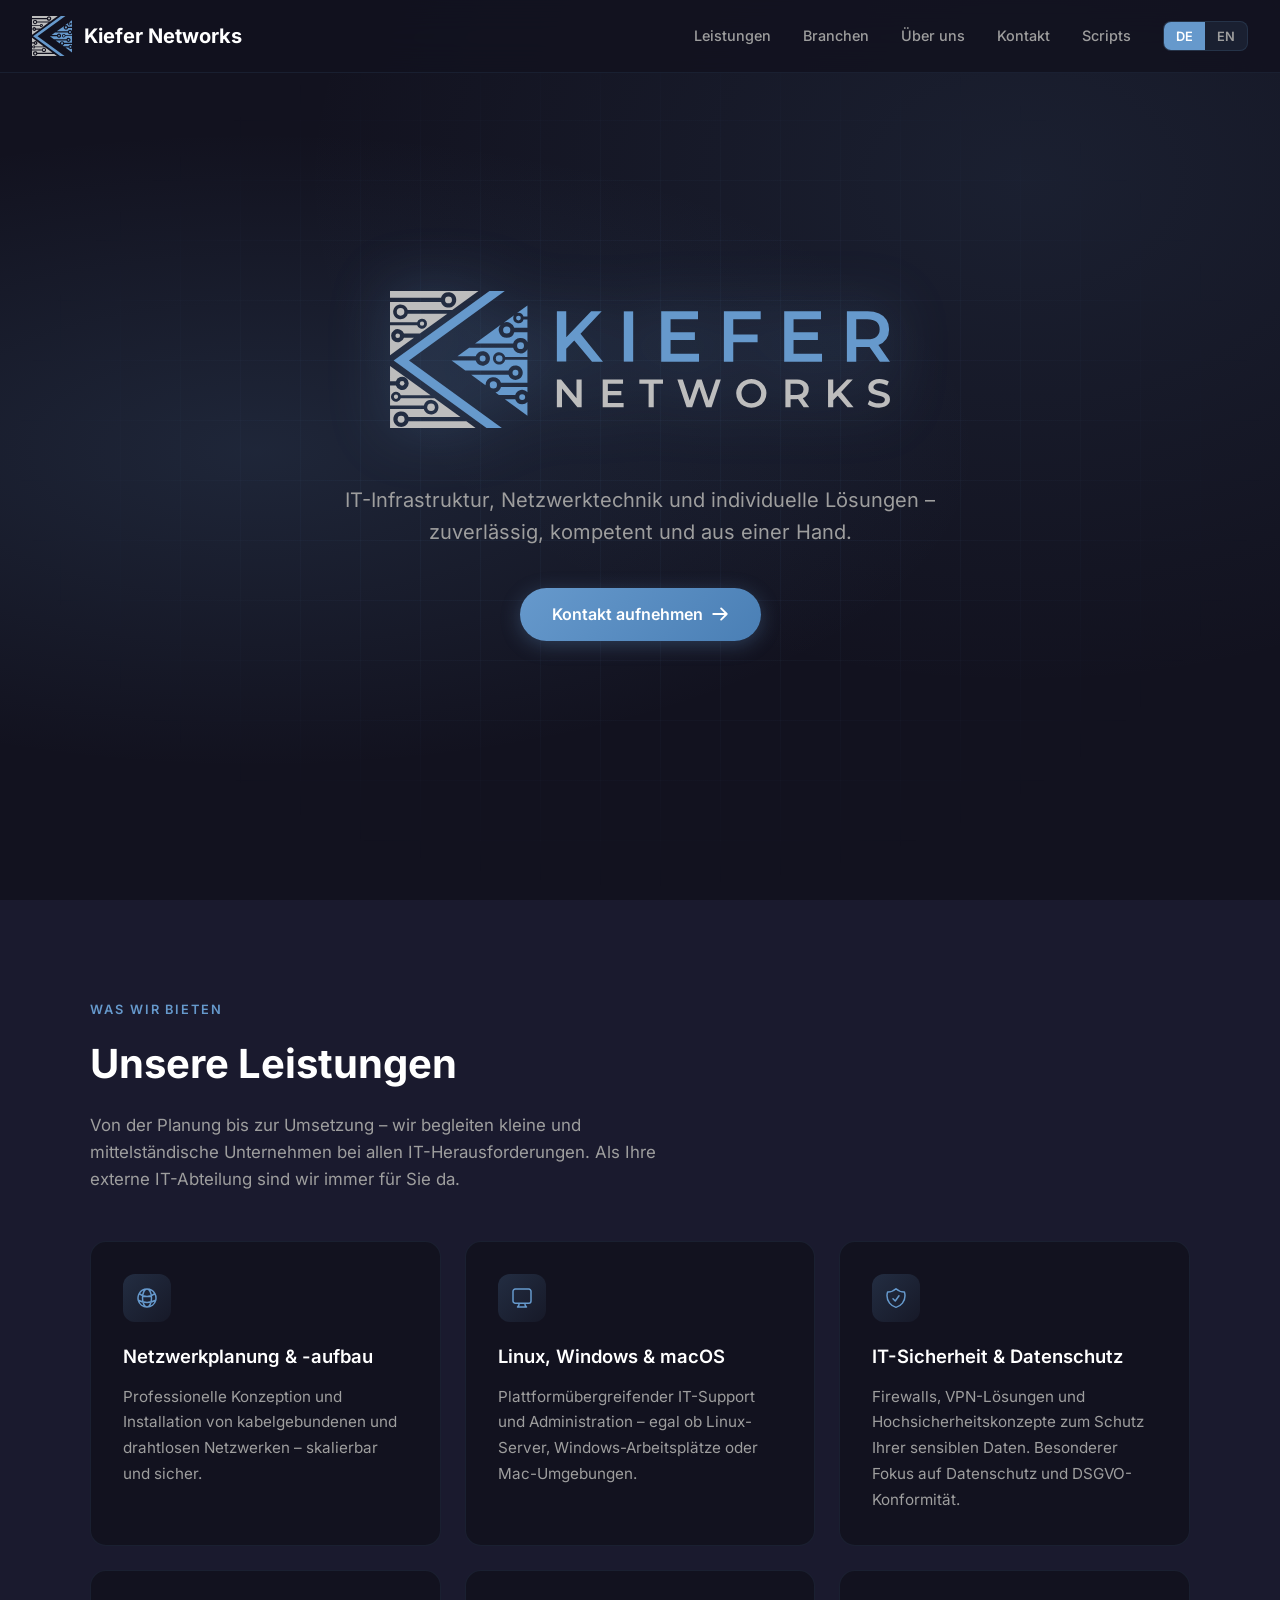
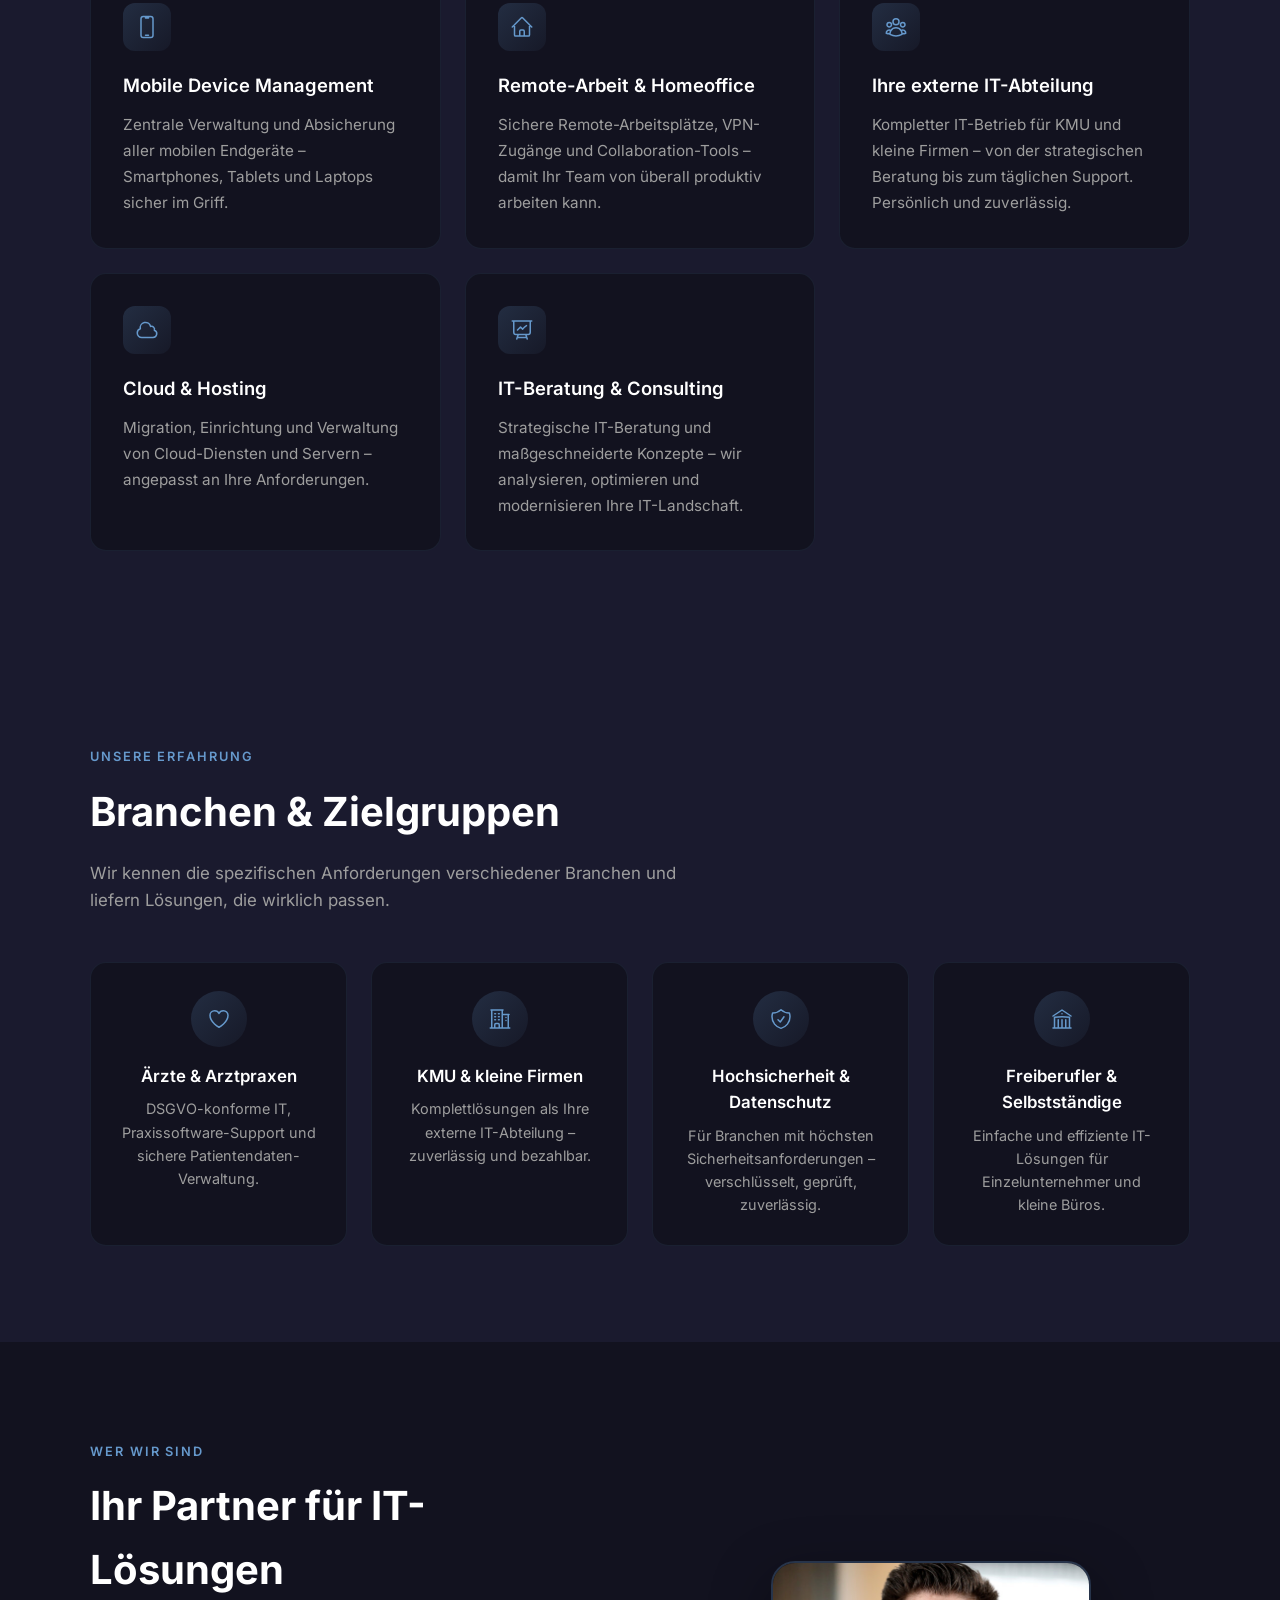
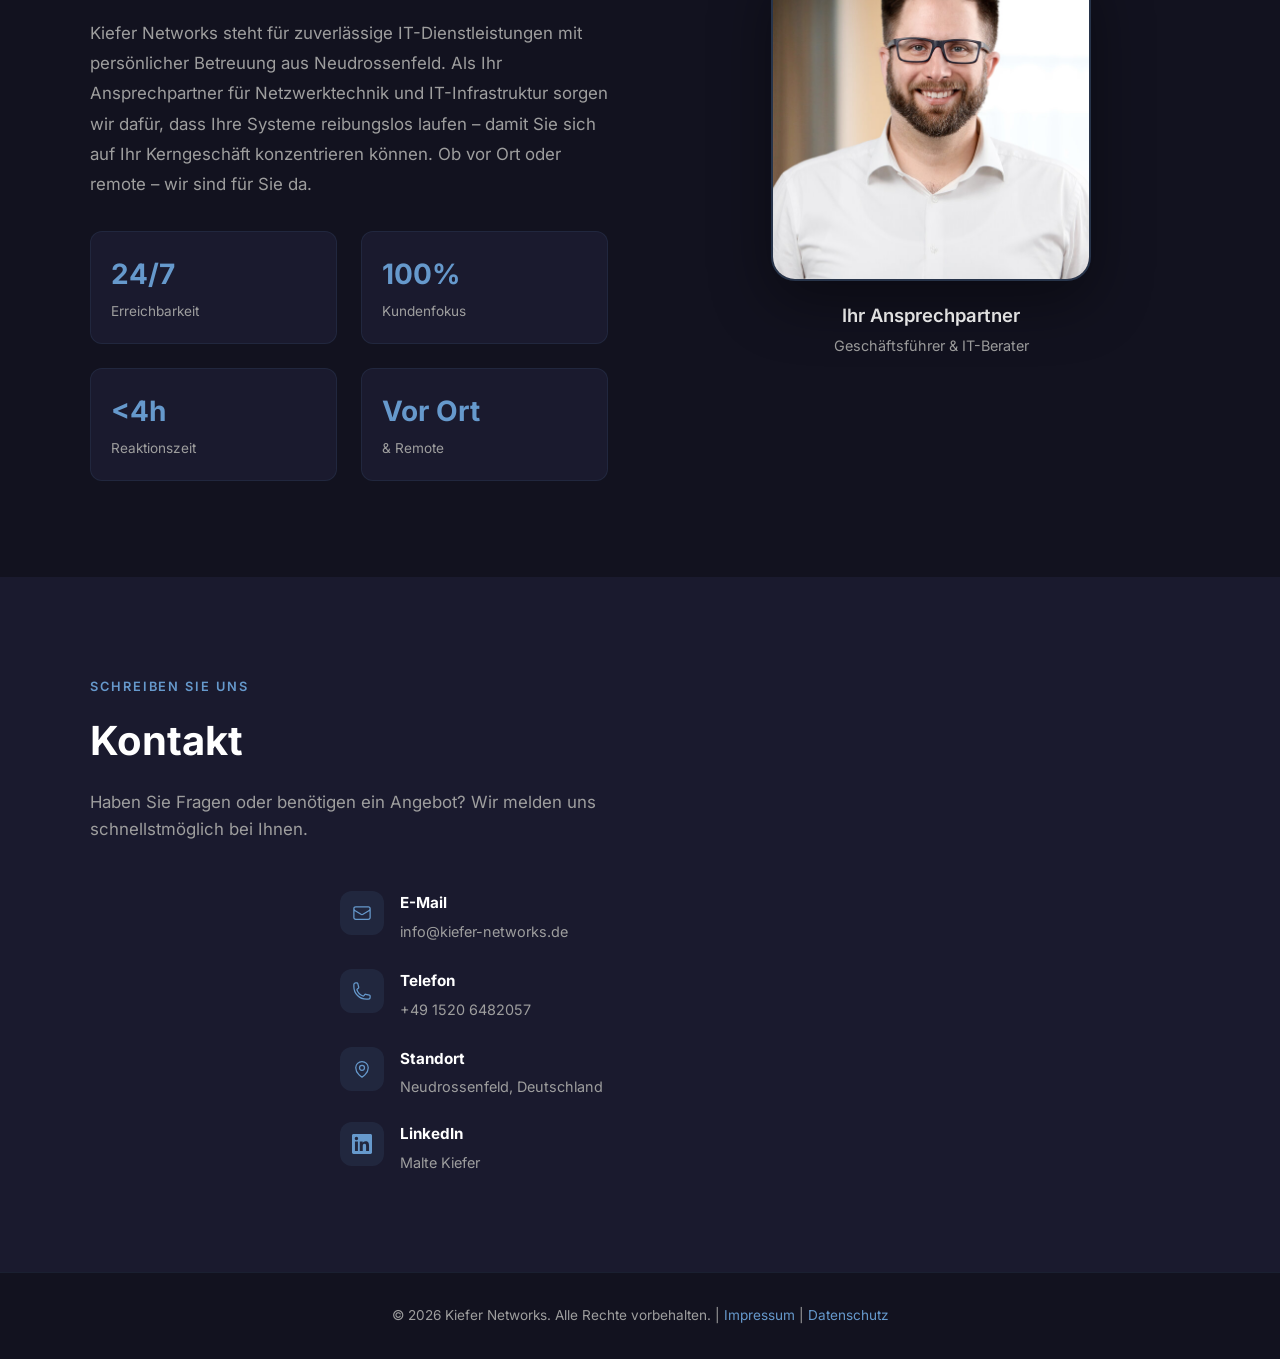
<file: index.html>
<!DOCTYPE html>
<html lang="de">
<head>
    <meta charset="UTF-8">
    <meta name="viewport" content="width=device-width, initial-scale=1.0">
    <!-- GitHub Pages cannot send response headers, so the policy has to live here -->
    <meta http-equiv="Content-Security-Policy" content="default-src 'self'; script-src 'self'; style-src 'self' 'unsafe-inline'; img-src 'self'; font-src 'self'; object-src 'none'; base-uri 'none'; form-action 'none'">
    <title>Kiefer Networks &ndash; IT-Dienstleistungen &amp; Netzwerktechnik</title>
    <meta name="description" content="Kiefer Networks &ndash; Ihr Partner für IT-Infrastruktur, Netzwerktechnik und professionelle IT-Lösungen in Neudrossenfeld und Umgebung.">
    <link rel="icon" type="image/svg+xml" href="assets/logo.svg">
    <style>
        /* ---- LOCAL FONTS ---- */
        @font-face { font-family: 'Inter'; font-style: normal; font-weight: 400; font-display: swap; src: url('assets/fonts/inter-400.ttf') format('truetype'); }
        @font-face { font-family: 'Inter'; font-style: normal; font-weight: 500; font-display: swap; src: url('assets/fonts/inter-500.ttf') format('truetype'); }
        @font-face { font-family: 'Inter'; font-style: normal; font-weight: 600; font-display: swap; src: url('assets/fonts/inter-600.ttf') format('truetype'); }
        @font-face { font-family: 'Inter'; font-style: normal; font-weight: 700; font-display: swap; src: url('assets/fonts/inter-700.ttf') format('truetype'); }

        *, *::before, *::after { margin: 0; padding: 0; box-sizing: border-box; }

        :root {
            --blue: #6699cc;
            --blue-dark: #4a7fb5;
            --blue-light: #8ab4de;
            --gray: #bdbdbd;
            --dark: #1a1a2e;
            --darker: #12121f;
            --text: #e0e0e0;
            --text-muted: #9e9e9e;
        }

        html { scroll-behavior: smooth; }

        body {
            font-family: 'Inter', -apple-system, BlinkMacSystemFont, 'Segoe UI', sans-serif;
            background: var(--darker);
            color: var(--text);
            line-height: 1.6;
            overflow-x: hidden;
        }

        /* ---- I18N: hide inactive language ---- */
        :lang(de) [data-lang-en] { display: none !important; }
        :lang(en) [data-lang-de] { display: none !important; }

        /* ---- NAV ---- */
        nav {
            position: fixed;
            top: 0; left: 0; right: 0;
            z-index: 1000;
            padding: 1rem 2rem;
            display: flex;
            align-items: center;
            justify-content: space-between;
            background: rgba(18, 18, 31, 0.85);
            backdrop-filter: blur(20px);
            border-bottom: 1px solid rgba(102, 153, 204, 0.1);
            transition: background 0.3s;
        }

        .nav-brand {
            display: flex;
            align-items: center;
            gap: 0.75rem;
            text-decoration: none;
            color: #fff;
            font-weight: 700;
            font-size: 1.25rem;
        }

        .nav-brand img { width: 40px; height: 40px; }

        .nav-right {
            display: flex;
            align-items: center;
            gap: 2rem;
        }

        .nav-links {
            display: flex;
            gap: 2rem;
            list-style: none;
        }

        .nav-links a {
            color: var(--text-muted);
            text-decoration: none;
            font-size: 0.9rem;
            font-weight: 500;
            transition: color 0.3s;
            position: relative;
        }

        .nav-links a::after {
            content: '';
            position: absolute;
            bottom: -4px; left: 0;
            width: 0; height: 2px;
            background: var(--blue);
            transition: width 0.3s;
        }

        .nav-links a:hover { color: #fff; }
        .nav-links a:hover::after { width: 100%; }

        /* Language Switcher */
        .lang-switch {
            display: flex;
            background: rgba(102, 153, 204, 0.1);
            border-radius: 8px;
            overflow: hidden;
            border: 1px solid rgba(102, 153, 204, 0.15);
        }

        .lang-btn {
            padding: 0.4rem 0.75rem;
            background: none;
            border: none;
            color: var(--text-muted);
            font-family: inherit;
            font-size: 0.8rem;
            font-weight: 600;
            cursor: pointer;
            transition: background 0.3s, color 0.3s;
        }

        .lang-btn[aria-pressed="true"] {
            background: var(--blue);
            color: #fff;
        }

        .lang-btn:hover { color: #fff; }

        .nav-toggle {
            display: none;
            flex-direction: column;
            gap: 5px;
            background: none;
            border: none;
            cursor: pointer;
        }

        .nav-toggle span {
            width: 24px; height: 2px;
            background: var(--text);
            transition: 0.3s;
        }

        /* ---- HERO ---- */
        .hero {
            min-height: 100vh;
            display: flex;
            align-items: center;
            justify-content: center;
            text-align: center;
            padding: 6rem 2rem 4rem;
            position: relative;
            overflow: hidden;
        }

        .hero-bg {
            position: absolute; inset: 0;
            background:
                radial-gradient(ellipse at 20% 50%, rgba(102, 153, 204, 0.15) 0%, transparent 50%),
                radial-gradient(ellipse at 80% 20%, rgba(102, 153, 204, 0.1) 0%, transparent 50%);
        }

        .hero-grid {
            position: absolute; inset: 0;
            background-image:
                linear-gradient(rgba(102, 153, 204, 0.05) 1px, transparent 1px),
                linear-gradient(90deg, rgba(102, 153, 204, 0.05) 1px, transparent 1px);
            background-size: 60px 60px;
            mask-image: radial-gradient(ellipse at center, black 30%, transparent 70%);
        }

        .hero-content {
            position: relative;
            z-index: 1;
            max-width: 800px;
        }

        .hero-logo-full {
            max-width: 500px;
            width: 100%;
            margin: 0 auto 2rem;
            animation: float 6s ease-in-out infinite;
            filter: drop-shadow(0 0 30px rgba(102, 153, 204, 0.4));
        }

        @keyframes float {
            0%, 100% { transform: translateY(0); }
            50% { transform: translateY(-10px); }
        }

        .hero p {
            font-size: 1.25rem;
            color: var(--text-muted);
            max-width: 600px;
            margin: 1rem auto 2.5rem;
        }

        .hero-cta {
            display: inline-flex;
            align-items: center;
            gap: 0.5rem;
            padding: 0.875rem 2rem;
            background: linear-gradient(135deg, var(--blue), var(--blue-dark));
            color: #fff;
            text-decoration: none;
            border-radius: 50px;
            font-weight: 600;
            font-size: 1rem;
            transition: transform 0.3s, box-shadow 0.3s;
            box-shadow: 0 4px 20px rgba(102, 153, 204, 0.3);
        }

        .hero-cta:hover {
            transform: translateY(-2px);
            box-shadow: 0 8px 30px rgba(102, 153, 204, 0.5);
        }

        .hero-cta svg { width: 18px; height: 18px; transition: transform 0.3s; }
        .hero-cta:hover svg { transform: translateX(4px); }

        /* ---- SECTIONS ---- */
        section { padding: 6rem 2rem; }
        .container { max-width: 1100px; margin: 0 auto; }

        .section-label {
            display: inline-block;
            color: var(--blue);
            font-size: 0.8rem;
            font-weight: 600;
            text-transform: uppercase;
            letter-spacing: 0.15em;
            margin-bottom: 0.75rem;
        }

        .section-title {
            font-size: clamp(1.75rem, 4vw, 2.5rem);
            font-weight: 700;
            color: #fff;
            margin-bottom: 1rem;
        }

        .section-desc {
            color: var(--text-muted);
            max-width: 600px;
            font-size: 1.05rem;
            margin-bottom: 3rem;
        }

        /* ---- SERVICES ---- */
        #leistungen { background: var(--dark); }

        .services-grid {
            display: grid;
            grid-template-columns: repeat(auto-fit, minmax(300px, 1fr));
            gap: 1.5rem;
        }

        .service-card {
            padding: 2rem;
            border-radius: 16px;
            background: var(--darker);
            border: 1px solid rgba(102, 153, 204, 0.1);
            transition: transform 0.3s, border-color 0.3s, box-shadow 0.3s;
        }

        .service-card:hover {
            transform: translateY(-4px);
            border-color: rgba(102, 153, 204, 0.3);
            box-shadow: 0 10px 40px rgba(0, 0, 0, 0.3);
        }

        .service-icon {
            width: 48px; height: 48px;
            border-radius: 12px;
            background: linear-gradient(135deg, rgba(102, 153, 204, 0.2), rgba(102, 153, 204, 0.05));
            display: flex;
            align-items: center;
            justify-content: center;
            margin-bottom: 1.25rem;
            color: var(--blue);
        }

        .service-card h3 {
            color: #fff;
            font-size: 1.15rem;
            font-weight: 600;
            margin-bottom: 0.75rem;
        }

        .service-card p {
            color: var(--text-muted);
            font-size: 0.95rem;
            line-height: 1.7;
        }

        /* ---- ABOUT ---- */
        .about-content {
            display: grid;
            grid-template-columns: 1fr 1fr;
            gap: 4rem;
            align-items: center;
        }

        .about-text {
            color: var(--text-muted);
            font-size: 1.05rem;
            line-height: 1.8;
        }

        .about-stats {
            display: grid;
            grid-template-columns: repeat(2, minmax(0, 1fr));
            gap: 1.5rem;
            margin-top: 2rem;
            hyphens: auto;
        }

        .stat {
            padding: 1.25rem;
            border-radius: 12px;
            background: var(--dark);
            border: 1px solid rgba(102, 153, 204, 0.1);
        }

        .stat-number { font-size: 1.75rem; font-weight: 700; color: var(--blue); }
        .stat-label { font-size: 0.85rem; color: var(--text-muted); margin-top: 0.25rem; }

        .about-visual {
            display: flex;
            flex-direction: column;
            align-items: center;
            justify-content: center;
        }

        .about-portrait {
            width: 320px; height: 320px;
            border-radius: 24px;
            overflow: hidden;
            border: 2px solid rgba(102, 153, 204, 0.25);
            position: relative;
            box-shadow: 0 20px 60px rgba(0, 0, 0, 0.4);
        }

        .about-portrait img {
            width: 100%;
            height: 100%;
            object-fit: cover;
            object-position: center top;
        }

        .about-name {
            text-align: center;
            margin-top: 1.25rem;
        }

        .about-name h3 {
            color: #fff;
            font-size: 1.15rem;
            font-weight: 600;
        }

        .about-name p {
            color: var(--text-muted);
            font-size: 0.9rem;
            margin-top: 0.2rem;
        }

        /* ---- BRANCHEN / INDUSTRIES ---- */
        #branchen { background: var(--dark); }

        .branchen-grid {
            display: grid;
            grid-template-columns: repeat(auto-fit, minmax(240px, 1fr));
            gap: 1.5rem;
        }

        .branche-card {
            padding: 1.75rem;
            border-radius: 16px;
            background: var(--darker);
            border: 1px solid rgba(102, 153, 204, 0.1);
            text-align: center;
            transition: transform 0.3s, border-color 0.3s;
        }

        .branche-card:hover {
            transform: translateY(-4px);
            border-color: rgba(102, 153, 204, 0.3);
        }

        .branche-icon {
            width: 56px; height: 56px;
            border-radius: 50%;
            background: linear-gradient(135deg, rgba(102, 153, 204, 0.2), rgba(102, 153, 204, 0.05));
            display: flex;
            align-items: center;
            justify-content: center;
            margin: 0 auto 1rem;
            color: var(--blue);
        }

        .branche-card h3 {
            color: #fff;
            font-size: 1.05rem;
            font-weight: 600;
            margin-bottom: 0.5rem;
        }

        .branche-card p {
            color: var(--text-muted);
            font-size: 0.9rem;
        }

        /* ---- CONTACT ---- */
        #kontakt { background: var(--dark); }

        .contact-info {
            max-width: 600px;
            margin: 0 auto;
            display: flex;
            flex-direction: column;
            gap: 1.5rem;
        }

        .contact-item {
            display: flex;
            align-items: flex-start;
            gap: 1rem;
        }

        .contact-item-icon {
            width: 44px; height: 44px;
            border-radius: 12px;
            background: rgba(102, 153, 204, 0.1);
            display: flex;
            align-items: center;
            justify-content: center;
            color: var(--blue);
            flex-shrink: 0;
        }

        .contact-item h4 { color: #fff; font-size: 0.95rem; margin-bottom: 0.25rem; }

        .contact-item p,
        .contact-item a {
            color: var(--text-muted);
            font-size: 0.9rem;
            text-decoration: none;
            transition: color 0.3s;
        }

        .contact-item a:hover { color: var(--blue); }

        /* ---- FOOTER ---- */
        footer {
            padding: 2rem;
            text-align: center;
            border-top: 1px solid rgba(102, 153, 204, 0.1);
        }

        footer p { color: var(--text-muted); font-size: 0.85rem; }
        footer a { color: var(--blue); text-decoration: none; }

        /* ---- MODAL / DIALOG ---- */
        body:has(.modal[open]) { overflow: hidden; }

        .modal {
            background: var(--dark);
            color: var(--text);
            border: 1px solid rgba(102, 153, 204, 0.15);
            border-radius: 16px;
            width: min(800px, calc(100% - 4rem));
            max-height: 85vh;
            margin: auto;
            overflow-y: auto;
            padding: 2.5rem;
            box-shadow: 0 25px 80px rgba(0, 0, 0, 0.5);
        }

        .modal::backdrop {
            background: rgba(0, 0, 0, 0.7);
            backdrop-filter: blur(6px);
        }

        .modal-close {
            position: sticky;
            top: 0;
            float: right;
            background: rgba(102, 153, 204, 0.1);
            border: 1px solid rgba(102, 153, 204, 0.2);
            color: var(--text);
            width: 36px; height: 36px;
            border-radius: 10px;
            font-size: 1.25rem;
            cursor: pointer;
            display: flex;
            align-items: center;
            justify-content: center;
            transition: background 0.3s;
            z-index: 1;
        }

        .modal-close:hover { background: rgba(102, 153, 204, 0.25); }

        .sr-only {
            position: absolute;
            width: 1px; height: 1px;
            overflow: hidden;
            clip-path: inset(50%);
            white-space: nowrap;
        }

        .modal h2 {
            color: #fff;
            font-size: 1.5rem;
            font-weight: 700;
            margin-bottom: 1.5rem;
            padding-right: 2.5rem;
            hyphens: auto;
        }

        .modal h3 {
            color: var(--blue);
            font-size: 1.05rem;
            font-weight: 600;
            margin-top: 1.75rem;
            margin-bottom: 0.5rem;
        }

        .modal p, .modal li {
            color: var(--text-muted);
            font-size: 0.92rem;
            line-height: 1.75;
            margin-bottom: 0.5rem;
        }

        .modal ul {
            list-style: disc;
            padding-left: 1.25rem;
            margin-bottom: 0.75rem;
        }

        .modal a {
            color: var(--blue);
            text-decoration: none;
        }

        .modal a:hover { text-decoration: underline; }

        .modal-divider {
            border: none;
            border-top: 1px solid rgba(102, 153, 204, 0.1);
            margin: 1.5rem 0;
        }

        @media (max-width: 768px) {
            .modal { padding: 1.5rem; max-height: 90vh; }
        }

        /* ---- ANIMATIONS ---- */
        /* translate (not transform) so the cards' :hover transform still applies;
           the card transitions are repeated here because this later rule replaces them */
        .reveal {
            opacity: 0;
            translate: 0 30px;
            transition: opacity 0.8s ease, translate 0.8s ease, transform 0.3s, border-color 0.3s, box-shadow 0.3s;
        }

        .reveal.visible { opacity: 1; translate: none; }

        @media (prefers-reduced-motion: reduce) {
            html { scroll-behavior: auto; }
            .hero-logo-full { animation: none; }
            .reveal { transition: none; }
        }

        /* ---- RESPONSIVE ---- */
        @media (max-width: 768px) {
            .nav-right {
                flex-direction: column;
                align-items: flex-end;
                gap: 0.5rem;
            }

            .nav-links {
                display: none;
                position: absolute;
                top: 100%; left: 0; right: 0;
                flex-direction: column;
                background: rgba(18, 18, 31, 0.95);
                backdrop-filter: blur(20px);
                padding: 1.5rem 2rem;
                gap: 1.25rem;
                border-bottom: 1px solid rgba(102, 153, 204, 0.1);
            }

            .nav-links.open { display: flex; }
            .nav-toggle { display: flex; }

            .about-content { grid-template-columns: 1fr; gap: 2rem; }
            .about-visual { order: -1; }
            .about-portrait { width: 240px; height: 240px; }
            .services-grid { grid-template-columns: 1fr; }
            .branchen-grid { grid-template-columns: 1fr 1fr; }
        }

        @media (max-width: 480px) {
            .branchen-grid { grid-template-columns: 1fr; }
        }
    </style>
    <!-- Without JS nothing reveals content or opens dialogs: show everything inline,
         so the legally required Impressum stays reachable through the footer anchors -->
    <noscript><style>
        .reveal { opacity: 1; translate: none; }
        .modal { display: block; margin: 2rem auto; max-height: none; }
        .modal-close { display: none; }
    </style></noscript>
</head>
<body>
    <!-- ==================== NAV ==================== -->
    <nav>
        <a href="#" class="nav-brand">
            <img src="assets/logo.svg" alt="Kiefer Networks Logo">
            <span>Kiefer Networks</span>
        </a>
        <div class="nav-right">
            <ul class="nav-links" id="navLinks">
                <li>
                    <a href="#leistungen" data-lang-de>Leistungen</a>
                    <a href="#leistungen" data-lang-en>Services</a>
                </li>
                <li>
                    <a href="#branchen" data-lang-de>Branchen</a>
                    <a href="#branchen" data-lang-en>Industries</a>
                </li>
                <li>
                    <a href="#ueber" data-lang-de>&Uuml;ber uns</a>
                    <a href="#ueber" data-lang-en>About</a>
                </li>
                <li>
                    <a href="#kontakt" data-lang-de>Kontakt</a>
                    <a href="#kontakt" data-lang-en>Contact</a>
                </li>
                <li>
                    <a href="scripts.html">Scripts</a>
                </li>
            </ul>
            <div class="lang-switch">
                <button class="lang-btn" data-set-lang="de" aria-pressed="true">DE</button>
                <button class="lang-btn" data-set-lang="en" aria-pressed="false">EN</button>
            </div>
            <button class="nav-toggle" id="navToggle" aria-label="Menu" aria-controls="navLinks" aria-expanded="false">
                <span></span><span></span><span></span>
            </button>
        </div>
    </nav>

    <!-- ==================== HERO ==================== -->
    <section class="hero">
        <div class="hero-bg"></div>
        <div class="hero-grid"></div>
        <div class="hero-content">
            <img src="assets/logo-full.svg" alt="Kiefer Networks" class="hero-logo-full">
            <p data-lang-de>IT-Infrastruktur, Netzwerktechnik und individuelle L&ouml;sungen &ndash; zuverl&auml;ssig, kompetent und aus einer Hand.</p>
            <p data-lang-en>IT infrastructure, networking and tailored solutions &ndash; reliable, competent and from a single source.</p>
            <a href="#kontakt" class="hero-cta">
                <span data-lang-de>Kontakt aufnehmen</span>
                <span data-lang-en>Get in touch</span>
                <svg xmlns="http://www.w3.org/2000/svg" fill="none" viewBox="0 0 24 24" stroke="currentColor" stroke-width="2.5"><path stroke-linecap="round" stroke-linejoin="round" d="M13.5 4.5L21 12m0 0l-7.5 7.5M21 12H3"/></svg>
            </a>
        </div>
    </section>

    <!-- ==================== SERVICES ==================== -->
    <section id="leistungen">
        <div class="container">
            <span class="section-label reveal" data-lang-de>Was wir bieten</span>
            <span class="section-label reveal" data-lang-en>What we offer</span>
            <h2 class="section-title reveal" data-lang-de>Unsere Leistungen</h2>
            <h2 class="section-title reveal" data-lang-en>Our Services</h2>
            <p class="section-desc reveal" data-lang-de>Von der Planung bis zur Umsetzung &ndash; wir begleiten kleine und mittelst&auml;ndische Unternehmen bei allen IT-Herausforderungen. Als Ihre externe IT-Abteilung sind wir immer f&uuml;r Sie da.</p>
            <p class="section-desc reveal" data-lang-en>From planning to implementation &ndash; we support small and medium-sized businesses with all IT challenges. As your external IT department, we are always there for you.</p>

            <div class="services-grid">
                <!-- Card 1: Netzwerk -->
                <div class="service-card reveal">
                    <div class="service-icon">
                        <svg xmlns="http://www.w3.org/2000/svg" width="24" height="24" fill="none" viewBox="0 0 24 24" stroke="currentColor" stroke-width="1.5"><path stroke-linecap="round" stroke-linejoin="round" d="M12 21a9.004 9.004 0 008.716-6.747M12 21a9.004 9.004 0 01-8.716-6.747M12 21c2.485 0 4.5-4.03 4.5-9S14.485 3 12 3m0 18c-2.485 0-4.5-4.03-4.5-9S9.515 3 12 3m0 0a8.997 8.997 0 017.843 4.582M12 3a8.997 8.997 0 00-7.843 4.582m15.686 0A11.953 11.953 0 0112 10.5c-2.998 0-5.74-1.1-7.843-2.918m15.686 0A8.959 8.959 0 0121 12c0 .778-.099 1.533-.284 2.253m0 0A17.919 17.919 0 0112 16.5a17.92 17.92 0 01-8.716-2.247m0 0A8.966 8.966 0 013 12c0-1.264.26-2.466.727-3.559"/></svg>
                    </div>
                    <h3 data-lang-de>Netzwerkplanung &amp; -aufbau</h3>
                    <h3 data-lang-en>Network Planning &amp; Setup</h3>
                    <p data-lang-de>Professionelle Konzeption und Installation von kabelgebundenen und drahtlosen Netzwerken &ndash; skalierbar und sicher.</p>
                    <p data-lang-en>Professional design and installation of wired and wireless networks &ndash; scalable and secure.</p>
                </div>

                <!-- Card 2: Plattformen -->
                <div class="service-card reveal">
                    <div class="service-icon">
                        <svg xmlns="http://www.w3.org/2000/svg" width="24" height="24" fill="none" viewBox="0 0 24 24" stroke="currentColor" stroke-width="1.5"><path stroke-linecap="round" stroke-linejoin="round" d="M9 17.25v1.007a3 3 0 01-.879 2.122L7.5 21h9l-.621-.621A3 3 0 0115 18.257V17.25m6-12V15a2.25 2.25 0 01-2.25 2.25H5.25A2.25 2.25 0 013 15V5.25A2.25 2.25 0 015.25 3h13.5A2.25 2.25 0 0121 5.25z"/></svg>
                    </div>
                    <h3 data-lang-de>Linux, Windows &amp; macOS</h3>
                    <h3 data-lang-en>Linux, Windows &amp; macOS</h3>
                    <p data-lang-de>Plattform&uuml;bergreifender IT-Support und Administration &ndash; egal ob Linux-Server, Windows-Arbeitspl&auml;tze oder Mac-Umgebungen.</p>
                    <p data-lang-en>Cross-platform IT support and administration &ndash; whether Linux servers, Windows workstations or Mac environments.</p>
                </div>

                <!-- Card 3: IT-Sicherheit -->
                <div class="service-card reveal">
                    <div class="service-icon">
                        <svg xmlns="http://www.w3.org/2000/svg" width="24" height="24" fill="none" viewBox="0 0 24 24" stroke="currentColor" stroke-width="1.5"><path stroke-linecap="round" stroke-linejoin="round" d="M9 12.75L11.25 15 15 9.75m-3-7.036A11.959 11.959 0 013.598 6 11.99 11.99 0 003 9.749c0 5.592 3.824 10.29 9 11.623 5.176-1.332 9-6.03 9-11.622 0-1.31-.21-2.571-.598-3.751h-.152c-3.196 0-6.1-1.248-8.25-3.285z"/></svg>
                    </div>
                    <h3 data-lang-de>IT-Sicherheit &amp; Datenschutz</h3>
                    <h3 data-lang-en>IT Security &amp; Privacy</h3>
                    <p data-lang-de>Firewalls, VPN-L&ouml;sungen und Hochsicherheitskonzepte zum Schutz Ihrer sensiblen Daten. Besonderer Fokus auf Datenschutz und DSGVO-Konformit&auml;t.</p>
                    <p data-lang-en>Firewalls, VPN solutions and high-security concepts to protect your sensitive data. Special focus on privacy and GDPR compliance.</p>
                </div>

                <!-- Card 4: MDM -->
                <div class="service-card reveal">
                    <div class="service-icon">
                        <svg xmlns="http://www.w3.org/2000/svg" width="24" height="24" fill="none" viewBox="0 0 24 24" stroke="currentColor" stroke-width="1.5"><path stroke-linecap="round" stroke-linejoin="round" d="M10.5 1.5H8.25A2.25 2.25 0 006 3.75v16.5a2.25 2.25 0 002.25 2.25h7.5A2.25 2.25 0 0018 20.25V3.75a2.25 2.25 0 00-2.25-2.25H13.5m-3 0V3h3V1.5m-3 0h3m-3 18.75h3"/></svg>
                    </div>
                    <h3 data-lang-de>Mobile Device Management</h3>
                    <h3 data-lang-en>Mobile Device Management</h3>
                    <p data-lang-de>Zentrale Verwaltung und Absicherung aller mobilen Endger&auml;te &ndash; Smartphones, Tablets und Laptops sicher im Griff.</p>
                    <p data-lang-en>Central management and security for all mobile devices &ndash; smartphones, tablets and laptops under control.</p>
                </div>

                <!-- Card 5: Remote Work -->
                <div class="service-card reveal">
                    <div class="service-icon">
                        <svg xmlns="http://www.w3.org/2000/svg" width="24" height="24" fill="none" viewBox="0 0 24 24" stroke="currentColor" stroke-width="1.5"><path stroke-linecap="round" stroke-linejoin="round" d="M2.25 12l8.954-8.955c.44-.439 1.152-.439 1.591 0L21.75 12M4.5 9.75v10.125c0 .621.504 1.125 1.125 1.125H9.75v-4.875c0-.621.504-1.125 1.125-1.125h2.25c.621 0 1.125.504 1.125 1.125V21h4.125c.621 0 1.125-.504 1.125-1.125V9.75M8.25 21h8.25"/></svg>
                    </div>
                    <h3 data-lang-de>Remote-Arbeit &amp; Homeoffice</h3>
                    <h3 data-lang-en>Remote Work &amp; Home Office</h3>
                    <p data-lang-de>Sichere Remote-Arbeitspl&auml;tze, VPN-Zug&auml;nge und Collaboration-Tools &ndash; damit Ihr Team von &uuml;berall produktiv arbeiten kann.</p>
                    <p data-lang-en>Secure remote workstations, VPN access and collaboration tools &ndash; so your team can work productively from anywhere.</p>
                </div>

                <!-- Card 6: Externe IT -->
                <div class="service-card reveal">
                    <div class="service-icon">
                        <svg xmlns="http://www.w3.org/2000/svg" width="24" height="24" fill="none" viewBox="0 0 24 24" stroke="currentColor" stroke-width="1.5"><path stroke-linecap="round" stroke-linejoin="round" d="M18 18.72a9.094 9.094 0 003.741-.479 3 3 0 00-4.682-2.72m.94 3.198l.001.031c0 .225-.012.447-.037.666A11.944 11.944 0 0112 21c-2.17 0-4.207-.576-5.963-1.584A6.062 6.062 0 016 18.719m12 0a5.971 5.971 0 00-.941-3.197m0 0A5.995 5.995 0 0012 12.75a5.995 5.995 0 00-5.058 2.772m0 0a3 3 0 00-4.681 2.72 8.986 8.986 0 003.74.477m.94-3.197a5.971 5.971 0 00-.94 3.197M15 6.75a3 3 0 11-6 0 3 3 0 016 0zm6 3a2.25 2.25 0 11-4.5 0 2.25 2.25 0 014.5 0zm-13.5 0a2.25 2.25 0 11-4.5 0 2.25 2.25 0 014.5 0z"/></svg>
                    </div>
                    <h3 data-lang-de>Ihre externe IT-Abteilung</h3>
                    <h3 data-lang-en>Your External IT Department</h3>
                    <p data-lang-de>Kompletter IT-Betrieb f&uuml;r KMU und kleine Firmen &ndash; von der strategischen Beratung bis zum t&auml;glichen Support. Pers&ouml;nlich und zuverl&auml;ssig.</p>
                    <p data-lang-en>Complete IT operations for SMBs and small companies &ndash; from strategic consulting to daily support. Personal and reliable.</p>
                </div>

                <!-- Card 7: Cloud -->
                <div class="service-card reveal">
                    <div class="service-icon">
                        <svg xmlns="http://www.w3.org/2000/svg" width="24" height="24" fill="none" viewBox="0 0 24 24" stroke="currentColor" stroke-width="1.5"><path stroke-linecap="round" stroke-linejoin="round" d="M2.25 15a4.5 4.5 0 004.5 4.5H18a3.75 3.75 0 001.332-7.257 3 3 0 00-3.758-3.848 5.25 5.25 0 00-10.233 2.33A4.502 4.502 0 002.25 15z"/></svg>
                    </div>
                    <h3 data-lang-de>Cloud &amp; Hosting</h3>
                    <h3 data-lang-en>Cloud &amp; Hosting</h3>
                    <p data-lang-de>Migration, Einrichtung und Verwaltung von Cloud-Diensten und Servern &ndash; angepasst an Ihre Anforderungen.</p>
                    <p data-lang-en>Migration, setup and management of cloud services and servers &ndash; tailored to your requirements.</p>
                </div>

                <!-- Card 8: Consulting -->
                <div class="service-card reveal">
                    <div class="service-icon">
                        <svg xmlns="http://www.w3.org/2000/svg" width="24" height="24" fill="none" viewBox="0 0 24 24" stroke="currentColor" stroke-width="1.5"><path stroke-linecap="round" stroke-linejoin="round" d="M3.75 3v11.25A2.25 2.25 0 006 16.5h2.25M3.75 3h-1.5m1.5 0h16.5m0 0h1.5m-1.5 0v11.25A2.25 2.25 0 0118 16.5h-2.25m-7.5 0h7.5m-7.5 0l-1 3m8.5-3l1 3m0 0l.5 1.5m-.5-1.5h-9.5m0 0l-.5 1.5m.75-9l3-3 2.148 2.148A12.061 12.061 0 0116.5 7.605"/></svg>
                    </div>
                    <h3 data-lang-de>IT-Beratung &amp; Consulting</h3>
                    <h3 data-lang-en>IT Consulting</h3>
                    <p data-lang-de>Strategische IT-Beratung und ma&szlig;geschneiderte Konzepte &ndash; wir analysieren, optimieren und modernisieren Ihre IT-Landschaft.</p>
                    <p data-lang-en>Strategic IT consulting and tailored concepts &ndash; we analyse, optimise and modernise your IT landscape.</p>
                </div>
            </div>
        </div>
    </section>

    <!-- ==================== INDUSTRIES ==================== -->
    <section id="branchen">
        <div class="container">
            <span class="section-label reveal" data-lang-de>Unsere Erfahrung</span>
            <span class="section-label reveal" data-lang-en>Our Experience</span>
            <h2 class="section-title reveal" data-lang-de>Branchen &amp; Zielgruppen</h2>
            <h2 class="section-title reveal" data-lang-en>Industries &amp; Clients</h2>
            <p class="section-desc reveal" data-lang-de>Wir kennen die spezifischen Anforderungen verschiedener Branchen und liefern L&ouml;sungen, die wirklich passen.</p>
            <p class="section-desc reveal" data-lang-en>We understand the specific requirements of different industries and deliver solutions that truly fit.</p>

            <div class="branchen-grid">
                <div class="branche-card reveal">
                    <div class="branche-icon">
                        <svg xmlns="http://www.w3.org/2000/svg" width="24" height="24" fill="none" viewBox="0 0 24 24" stroke="currentColor" stroke-width="1.5"><path stroke-linecap="round" stroke-linejoin="round" d="M21 8.25c0-2.485-2.099-4.5-4.688-4.5-1.935 0-3.597 1.126-4.312 2.733-.715-1.607-2.377-2.733-4.313-2.733C5.1 3.75 3 5.765 3 8.25c0 7.22 9 12 9 12s9-4.78 9-12z"/></svg>
                    </div>
                    <h3 data-lang-de>&Auml;rzte &amp; Arztpraxen</h3>
                    <h3 data-lang-en>Medical Practices</h3>
                    <p data-lang-de>DSGVO-konforme IT, Praxissoftware-Support und sichere Patientendaten-Verwaltung.</p>
                    <p data-lang-en>GDPR-compliant IT, practice software support and secure patient data management.</p>
                </div>

                <div class="branche-card reveal">
                    <div class="branche-icon">
                        <svg xmlns="http://www.w3.org/2000/svg" width="24" height="24" fill="none" viewBox="0 0 24 24" stroke="currentColor" stroke-width="1.5"><path stroke-linecap="round" stroke-linejoin="round" d="M2.25 21h19.5m-18-18v18m10.5-18v18m6-13.5V21M6.75 6.75h.75m-.75 3h.75m-.75 3h.75m3-6h.75m-.75 3h.75m-.75 3h.75M6.75 21v-3.375c0-.621.504-1.125 1.125-1.125h2.25c.621 0 1.125.504 1.125 1.125V21M3 3h12m-.75 4.5H21m-3 0h.008v.008H18V7.5zm0 3h.008v.008H18v-.008zm0 3h.008v.008H18v-.008z"/></svg>
                    </div>
                    <h3 data-lang-de>KMU &amp; kleine Firmen</h3>
                    <h3 data-lang-en>SMBs &amp; Small Businesses</h3>
                    <p data-lang-de>Komplettl&ouml;sungen als Ihre externe IT-Abteilung &ndash; zuverl&auml;ssig und bezahlbar.</p>
                    <p data-lang-en>Complete solutions as your external IT department &ndash; reliable and affordable.</p>
                </div>

                <div class="branche-card reveal">
                    <div class="branche-icon">
                        <svg xmlns="http://www.w3.org/2000/svg" width="24" height="24" fill="none" viewBox="0 0 24 24" stroke="currentColor" stroke-width="1.5"><path stroke-linecap="round" stroke-linejoin="round" d="M9 12.75L11.25 15 15 9.75m-3-7.036A11.959 11.959 0 013.598 6 11.99 11.99 0 003 9.749c0 5.592 3.824 10.29 9 11.623 5.176-1.332 9-6.03 9-11.622 0-1.31-.21-2.571-.598-3.751h-.152c-3.196 0-6.1-1.248-8.25-3.285z"/></svg>
                    </div>
                    <h3 data-lang-de>Hochsicherheit &amp; Datenschutz</h3>
                    <h3 data-lang-en>High Security &amp; Privacy</h3>
                    <p data-lang-de>F&uuml;r Branchen mit h&ouml;chsten Sicherheitsanforderungen &ndash; verschl&uuml;sselt, gepr&uuml;ft, zuverl&auml;ssig.</p>
                    <p data-lang-en>For industries with the highest security requirements &ndash; encrypted, audited, reliable.</p>
                </div>

                <div class="branche-card reveal">
                    <div class="branche-icon">
                        <svg xmlns="http://www.w3.org/2000/svg" width="24" height="24" fill="none" viewBox="0 0 24 24" stroke="currentColor" stroke-width="1.5"><path stroke-linecap="round" stroke-linejoin="round" d="M12 21v-8.25M15.75 21v-8.25M8.25 21v-8.25M3 9l9-6 9 6m-1.5 12V10.332A48.36 48.36 0 0012 9.75c-2.551 0-5.056.2-7.5.582V21M3 21h18M12 6.75h.008v.008H12V6.75z"/></svg>
                    </div>
                    <h3 data-lang-de>Freiberufler &amp; Selbstst&auml;ndige</h3>
                    <h3 data-lang-en>Freelancers &amp; Self-Employed</h3>
                    <p data-lang-de>Einfache und effiziente IT-L&ouml;sungen f&uuml;r Einzelunternehmer und kleine B&uuml;ros.</p>
                    <p data-lang-en>Simple and efficient IT solutions for sole traders and small offices.</p>
                </div>
            </div>
        </div>
    </section>

    <!-- ==================== ABOUT ==================== -->
    <section id="ueber">
        <div class="container">
            <div class="about-content">
                <div>
                    <span class="section-label reveal" data-lang-de>Wer wir sind</span>
                    <span class="section-label reveal" data-lang-en>Who we are</span>
                    <h2 class="section-title reveal" data-lang-de>Ihr Partner f&uuml;r IT-L&ouml;sungen</h2>
                    <h2 class="section-title reveal" data-lang-en>Your Partner for IT Solutions</h2>
                    <p class="about-text reveal" data-lang-de>
                        Kiefer Networks steht f&uuml;r zuverl&auml;ssige IT-Dienstleistungen mit pers&ouml;nlicher Betreuung aus Neudrossenfeld. Als Ihr Ansprechpartner f&uuml;r Netzwerktechnik und IT-Infrastruktur sorgen wir daf&uuml;r, dass Ihre Systeme reibungslos laufen &ndash; damit Sie sich auf Ihr Kerngesch&auml;ft konzentrieren k&ouml;nnen. Ob vor Ort oder remote &ndash; wir sind f&uuml;r Sie da.
                    </p>
                    <p class="about-text reveal" data-lang-en>
                        Kiefer Networks stands for reliable IT services with personal support from Neudrossenfeld, Germany. As your contact for network technology and IT infrastructure, we ensure that your systems run smoothly &ndash; so you can focus on your core business. Whether on-site or remote &ndash; we are here for you.
                    </p>
                    <div class="about-stats reveal">
                        <div class="stat">
                            <div class="stat-number">24/7</div>
                            <div class="stat-label" data-lang-de>Erreichbarkeit</div>
                            <div class="stat-label" data-lang-en>Availability</div>
                        </div>
                        <div class="stat">
                            <div class="stat-number">100%</div>
                            <div class="stat-label" data-lang-de>Kundenfokus</div>
                            <div class="stat-label" data-lang-en>Client Focus</div>
                        </div>
                        <div class="stat">
                            <div class="stat-number">&lt;4h</div>
                            <div class="stat-label" data-lang-de>Reaktionszeit</div>
                            <div class="stat-label" data-lang-en>Response Time</div>
                        </div>
                        <div class="stat">
                            <div class="stat-number" data-lang-de>Vor Ort</div>
                            <div class="stat-number" data-lang-en>On-Site</div>
                            <div class="stat-label" data-lang-de>&amp; Remote</div>
                            <div class="stat-label" data-lang-en>&amp; Remote</div>
                        </div>
                    </div>
                </div>
                <div class="about-visual reveal">
                    <div class="about-portrait">
                        <img src="assets/portrait-web.jpg" alt="Inhaber Kiefer Networks">
                    </div>
                    <div class="about-name">
                        <h3 data-lang-de>Ihr Ansprechpartner</h3>
                        <h3 data-lang-en>Your Contact</h3>
                        <p data-lang-de>Gesch&auml;ftsf&uuml;hrer &amp; IT-Berater</p>
                        <p data-lang-en>Managing Director &amp; IT Consultant</p>
                    </div>
                </div>
            </div>
        </div>
    </section>

    <!-- ==================== CONTACT ==================== -->
    <section id="kontakt">
        <div class="container">
            <span class="section-label reveal" data-lang-de>Schreiben Sie uns</span>
            <span class="section-label reveal" data-lang-en>Write to us</span>
            <h2 class="section-title reveal" data-lang-de>Kontakt</h2>
            <h2 class="section-title reveal" data-lang-en>Contact</h2>
            <p class="section-desc reveal" data-lang-de>Haben Sie Fragen oder ben&ouml;tigen ein Angebot? Wir melden uns schnellstm&ouml;glich bei Ihnen.</p>
            <p class="section-desc reveal" data-lang-en>Have questions or need a quote? We will get back to you as soon as possible.</p>

            <div class="contact-info reveal">
                <div class="contact-item">
                    <div class="contact-item-icon">
                        <svg xmlns="http://www.w3.org/2000/svg" width="20" height="20" fill="none" viewBox="0 0 24 24" stroke="currentColor" stroke-width="1.5"><path stroke-linecap="round" stroke-linejoin="round" d="M21.75 6.75v10.5a2.25 2.25 0 01-2.25 2.25h-15a2.25 2.25 0 01-2.25-2.25V6.75m19.5 0A2.25 2.25 0 0019.5 4.5h-15a2.25 2.25 0 00-2.25 2.25m19.5 0v.243a2.25 2.25 0 01-1.07 1.916l-7.5 4.615a2.25 2.25 0 01-2.36 0L3.32 8.91a2.25 2.25 0 01-1.07-1.916V6.75"/></svg>
                    </div>
                    <div>
                        <h4>E-Mail</h4>
                        <a href="mailto:info@kiefer-networks.de">info@kiefer-networks.de</a>
                    </div>
                </div>
                <div class="contact-item">
                    <div class="contact-item-icon">
                        <svg xmlns="http://www.w3.org/2000/svg" width="20" height="20" fill="none" viewBox="0 0 24 24" stroke="currentColor" stroke-width="1.5"><path stroke-linecap="round" stroke-linejoin="round" d="M2.25 6.75c0 8.284 6.716 15 15 15h2.25a2.25 2.25 0 002.25-2.25v-1.372c0-.516-.351-.966-.852-1.091l-4.423-1.106c-.44-.11-.902.055-1.173.417l-.97 1.293c-.282.376-.769.542-1.21.38a12.035 12.035 0 01-7.143-7.143c-.162-.441.004-.928.38-1.21l1.293-.97c.363-.271.527-.734.417-1.173L6.963 3.102a1.125 1.125 0 00-1.091-.852H4.5A2.25 2.25 0 002.25 4.5v2.25z"/></svg>
                    </div>
                    <div>
                        <h4 data-lang-de>Telefon</h4>
                        <h4 data-lang-en>Phone</h4>
                        <a href="tel:+4915206482057">+49 1520 6482057</a>
                    </div>
                </div>
                <div class="contact-item">
                    <div class="contact-item-icon">
                        <svg xmlns="http://www.w3.org/2000/svg" width="20" height="20" fill="none" viewBox="0 0 24 24" stroke="currentColor" stroke-width="1.5"><path stroke-linecap="round" stroke-linejoin="round" d="M15 10.5a3 3 0 11-6 0 3 3 0 016 0z"/><path stroke-linecap="round" stroke-linejoin="round" d="M19.5 10.5c0 7.142-7.5 11.25-7.5 11.25S4.5 17.642 4.5 10.5a7.5 7.5 0 1115 0z"/></svg>
                    </div>
                    <div>
                        <h4 data-lang-de>Standort</h4>
                        <h4 data-lang-en>Location</h4>
                        <p data-lang-de>Neudrossenfeld, Deutschland</p>
                        <p data-lang-en>Neudrossenfeld, Germany</p>
                    </div>
                </div>
                <div class="contact-item">
                    <div class="contact-item-icon">
                        <svg xmlns="http://www.w3.org/2000/svg" width="20" height="20" fill="currentColor" viewBox="0 0 24 24"><path d="M20.447 20.452h-3.554v-5.569c0-1.328-.027-3.037-1.852-3.037-1.853 0-2.136 1.445-2.136 2.939v5.667H9.351V9h3.414v1.561h.046c.477-.9 1.637-1.85 3.37-1.85 3.601 0 4.267 2.37 4.267 5.455v6.286zM5.337 7.433a2.062 2.062 0 01-2.063-2.065 2.064 2.064 0 112.063 2.065zm1.782 13.019H3.555V9h3.564v11.452zM22.225 0H1.771C.792 0 0 .774 0 1.729v20.542C0 23.227.792 24 1.771 24h20.451C23.2 24 24 23.227 24 22.271V1.729C24 .774 23.2 0 22.222 0h.003z"/></svg>
                    </div>
                    <div>
                        <h4>LinkedIn</h4>
                        <a href="https://www.linkedin.com/in/maltekiefer" target="_blank" rel="noopener">Malte Kiefer</a>
                    </div>
                </div>
            </div>
        </div>
    </section>

    <!-- ==================== FOOTER ==================== -->
    <footer>
        <p data-lang-de>&copy; 2026 Kiefer Networks. Alle Rechte vorbehalten. | <a href="#modal-impressum" data-modal="impressum">Impressum</a> | <a href="#modal-datenschutz" data-modal="datenschutz">Datenschutz</a></p>
        <p data-lang-en>&copy; 2026 Kiefer Networks. All rights reserved. | <a href="#modal-impressum" data-modal="impressum">Legal Notice</a> | <a href="#modal-datenschutz" data-modal="datenschutz">Privacy Policy</a></p>
    </footer>

    <!-- ==================== MODALS ==================== -->
    <dialog class="modal" id="modal-impressum" aria-labelledby="modal-impressum-title">
        <button class="modal-close"><span aria-hidden="true">&times;</span><span class="sr-only" data-lang-de>Schlie&szlig;en</span><span class="sr-only" data-lang-en>Close</span></button>
        <h2 id="modal-impressum-title"><span data-lang-de>Impressum</span><span data-lang-en>Legal Notice</span></h2>

        <!-- DE -->
        <div data-lang-de>
            <h3>Angaben gem&auml;&szlig; &sect; 5 DDG</h3>
            <p>Kiefer Networks<br>Malte Kiefer<br>Adalbert-Stifter-Str. 6<br>95512 Neudrossenfeld<br>Deutschland</p>
            <h3>Kontakt</h3>
            <p>Telefon: +49 (0) 1520 6482057<br>E-Mail: <a href="mailto:info@kiefer-networks.de">info@kiefer-networks.de</a></p>
            <h3>Umsatzsteuer-Identifikationsnummer</h3>
            <p>Umsatzsteuer-Identifikationsnummer gem&auml;&szlig; &sect; 27 a Umsatzsteuergesetz:<br>DE347517386</p>
            <h3>Verantwortlich f&uuml;r den Inhalt nach &sect; 18 Abs. 2 MStV</h3>
            <p>Malte Kiefer<br>Adalbert-Stifter-Str. 6<br>95512 Neudrossenfeld</p>
            <hr class="modal-divider">
            <h3>Streitschlichtung</h3>
            <p>Wir sind nicht bereit oder verpflichtet, an Streitbeilegungsverfahren vor einer Verbraucherschlichtungsstelle teilzunehmen.</p>
            <hr class="modal-divider">
            <h3>Haftung f&uuml;r Inhalte</h3>
            <p>Als Diensteanbieter sind wir f&uuml;r eigene Inhalte auf diesen Seiten nach den allgemeinen Gesetzen verantwortlich. Wir sind als Diensteanbieter jedoch nicht verpflichtet, &uuml;bermittelte oder gespeicherte fremde Informationen zu &uuml;berwachen oder nach Umst&auml;nden zu forschen, die auf eine rechtswidrige T&auml;tigkeit hinweisen. Verpflichtungen zur Entfernung oder Sperrung der Nutzung von Informationen nach den allgemeinen Gesetzen bleiben hiervon unber&uuml;hrt. Eine diesbez&uuml;gliche Haftung ist jedoch erst ab dem Zeitpunkt der Kenntnis einer konkreten Rechtsverletzung m&ouml;glich. Bei Bekanntwerden von entsprechenden Rechtsverletzungen werden wir diese Inhalte umgehend entfernen.</p>
            <h3>Haftung f&uuml;r Links</h3>
            <p>Unser Angebot enth&auml;lt Links zu externen Websites Dritter, auf deren Inhalte wir keinen Einfluss haben. Deshalb k&ouml;nnen wir f&uuml;r diese fremden Inhalte auch keine Gew&auml;hr &uuml;bernehmen. F&uuml;r die Inhalte der verlinkten Seiten ist stets der jeweilige Anbieter oder Betreiber der Seiten verantwortlich. Die verlinkten Seiten wurden zum Zeitpunkt der Verlinkung auf m&ouml;gliche Rechtsverst&ouml;&szlig;e &uuml;berpr&uuml;ft. Rechtswidrige Inhalte waren zum Zeitpunkt der Verlinkung nicht erkennbar. Eine permanente inhaltliche Kontrolle der verlinkten Seiten ist jedoch ohne konkrete Anhaltspunkte einer Rechtsverletzung nicht zumutbar. Bei Bekanntwerden von Rechtsverletzungen werden wir derartige Links umgehend entfernen.</p>
            <h3>Urheberrecht</h3>
            <p>Die durch die Seitenbetreiber erstellten Inhalte und Werke auf diesen Seiten unterliegen dem deutschen Urheberrecht. Die Vervielf&auml;ltigung, Bearbeitung, Verbreitung und jede Art der Verwertung au&szlig;erhalb der Grenzen des Urheberrechtes bed&uuml;rfen der schriftlichen Zustimmung des jeweiligen Autors bzw. Erstellers. Downloads und Kopien dieser Seite sind nur f&uuml;r den privaten, nicht kommerziellen Gebrauch gestattet.</p>
            <p>Ausgenommen sind die Scripts in der <a href="scripts.html">Script Library</a>: Sie stehen unter der <a href="scripts/LICENSE">MIT-Lizenz</a> und d&uuml;rfen im Rahmen dieser Lizenz frei, auch kommerziell, genutzt, ver&auml;ndert und weitergegeben werden.</p>
        </div>

        <!-- EN -->
        <div data-lang-en>
            <h3>Information pursuant to &sect; 5 DDG</h3>
            <p>Kiefer Networks<br>Malte Kiefer<br>Adalbert-Stifter-Str. 6<br>95512 Neudrossenfeld<br>Germany</p>
            <h3>Contact</h3>
            <p>Phone: +49 (0) 1520 6482057<br>Email: <a href="mailto:info@kiefer-networks.de">info@kiefer-networks.de</a></p>
            <h3>VAT ID</h3>
            <p>VAT identification number pursuant to &sect; 27 a of the German VAT Act:<br>DE347517386</p>
            <h3>Responsible for content pursuant to &sect; 18 (2) MStV</h3>
            <p>Malte Kiefer<br>Adalbert-Stifter-Str. 6<br>95512 Neudrossenfeld</p>
            <hr class="modal-divider">
            <h3>Dispute Resolution</h3>
            <p>We are not willing or obliged to participate in dispute resolution proceedings before a consumer arbitration board.</p>
            <hr class="modal-divider">
            <h3>Liability for Content</h3>
            <p>As a service provider, we are responsible for our own content on these pages in accordance with general legislation. However, we are not obligated to monitor transmitted or stored third-party information or to investigate circumstances that indicate illegal activity. Obligations to remove or block the use of information under general law remain unaffected. However, liability in this regard is only possible from the time of knowledge of a specific infringement. Upon becoming aware of such violations, we will remove the content immediately.</p>
            <h3>Liability for Links</h3>
            <p>Our website contains links to external third-party websites over whose content we have no influence. Therefore, we cannot accept any liability for this external content. The respective provider or operator of the linked pages is always responsible for their content. The linked pages were checked for possible legal violations at the time of linking. Illegal content was not recognizable at the time of linking. Permanent content monitoring of the linked pages is not reasonable without concrete evidence of a legal violation. Upon becoming aware of legal violations, we will remove such links immediately.</p>
            <h3>Copyright</h3>
            <p>The content and works created by the site operators on these pages are subject to German copyright law. Duplication, processing, distribution, and any kind of exploitation beyond the limits of copyright law require the written consent of the respective author or creator. Downloads and copies of this site are only permitted for private, non-commercial use.</p>
            <p>This does not apply to the scripts in the <a href="scripts.html">Script Library</a>: they are licensed under the <a href="scripts/LICENSE">MIT License</a> and may be used, modified and distributed freely, including commercially, under the terms of that license.</p>
        </div>
    </dialog>

    <dialog class="modal" id="modal-datenschutz" aria-labelledby="modal-datenschutz-title">
        <button class="modal-close"><span aria-hidden="true">&times;</span><span class="sr-only" data-lang-de>Schlie&szlig;en</span><span class="sr-only" data-lang-en>Close</span></button>
        <h2 id="modal-datenschutz-title"><span data-lang-de>Datenschutzerkl&auml;rung</span><span data-lang-en>Privacy Policy</span></h2>

        <!-- DE -->
        <div data-lang-de>
            <p><em>Stand: Oktober 2026</em></p>
            <h3>1. Verantwortlicher</h3>
            <p>Malte Kiefer<br>Kiefer Networks<br>Adalbert-Stifter-Str. 6<br>95512 Neudrossenfeld<br>E-Mail: <a href="mailto:info@kiefer-networks.de">info@kiefer-networks.de</a></p>
            <h3>2. Grundsatz</h3>
            <p>Der Schutz Ihrer personenbezogenen Daten ist mir ein besonderes Anliegen. Diese Datenschutzerkl&auml;rung informiert Sie dar&uuml;ber, welche Daten auf dieser Website erhoben werden und wie damit umgegangen wird.</p>
            <h3>3. Hosting</h3>
            <p>Diese Website wird &uuml;ber GitHub Pages bereitgestellt. Anbieter ist die GitHub, Inc., 88 Colin P. Kelly Jr. St., San Francisco, CA 94107, USA. Die Auslieferung erfolgt &uuml;ber das Content Delivery Network Fastly, das GitHub dazu einsetzt.</p>
            <p>Beim Aufruf der Website verarbeitet GitHub Ihre IP-Adresse, um die Seite auszuliefern, und speichert sie nach eigenen Angaben zu Sicherheitszwecken. Auf Art und Dauer dieser Speicherung habe ich keinen Einfluss. N&auml;heres finden Sie in der <a href="https://docs.github.com/en/site-policy/privacy-policies/github-general-privacy-statement" target="_blank" rel="noopener">Datenschutzerkl&auml;rung von GitHub</a>.</p>
            <p>Rechtsgrundlage ist Art. 6 Abs. 1 lit. f DSGVO. Mein berechtigtes Interesse liegt in einer sicheren und zuverl&auml;ssigen Bereitstellung dieser Website. Die &Uuml;bermittlung in die USA st&uuml;tzt sich auf den Angemessenheitsbeschluss der EU-Kommission zum EU-U.S. Data Privacy Framework (Art. 45 DSGVO), unter dem GitHub zertifiziert ist.</p>
            <h3>4. Allgemeine Datenerhebung</h3>
            <p>Abgesehen von der unter Punkt 3 beschriebenen Verarbeitung durch den Hosting-Anbieter erhebe ich beim Besuch dieser Website keine personenbezogenen Daten. Es werden keine Cookies gesetzt, kein Tracking durchgef&uuml;hrt und keine Analyse-Tools eingesetzt.</p>
            <p>Alle Inhalte, Schriften und Medien werden &uuml;ber den unter Punkt 3 genannten Hosting-Anbieter ausgeliefert. Es werden keine Ressourcen von weiteren Drittanbietern geladen.</p>
            <p>Wenn Sie die Sprache der Website umstellen, wird Ihre Auswahl ausschlie&szlig;lich lokal in Ihrem Browser (localStorage) gespeichert und nicht an mich &uuml;bertragen. Dies ist f&uuml;r die von Ihnen gew&uuml;nschte Funktion erforderlich (&sect; 25 Abs. 2 Nr. 2 TDDDG). Sie k&ouml;nnen den Eintrag jederzeit &uuml;ber die Browsereinstellungen l&ouml;schen.</p>
            <h3>5. Kontaktaufnahme</h3>
            <p>Wenn Sie uns per E-Mail oder Telefon kontaktieren, werden Ihre Angaben ausschlie&szlig;lich zum Zweck der Bearbeitung Ihrer Anfrage verarbeitet.</p>
            <p>E-Mails an Adressen der Domain kiefer-networks.de werden &uuml;ber den Weiterleitungsdienst SimpleLogin der Proton AG, Route de la Galaise 32, 1228 Plan-les-Ouates, Schweiz, an mein Postfach zugestellt. SimpleLogin speichert die Nachrichten nach eigenen Angaben nicht, sondern l&ouml;scht sie nach der Zustellung. F&uuml;r die Schweiz besteht ein Angemessenheitsbeschluss der EU-Kommission (Art. 45 DSGVO).</p>
            <p>Ihre Angaben werden nicht an weitere Dritte weitergegeben und gel&ouml;scht, sobald sie f&uuml;r die Bearbeitung Ihrer Anfrage nicht mehr erforderlich sind und keine gesetzlichen Aufbewahrungspflichten entgegenstehen.</p>
            <p>Rechtsgrundlage f&uuml;r die Verarbeitung ist Art. 6 Abs. 1 lit. b DSGVO (Vertragsanbahnung bzw. Erf&uuml;llung einer Anfrage).</p>
            <h3>6. Ihre Rechte</h3>
            <p>Sie haben gegen&uuml;ber mir folgende Rechte hinsichtlich Ihrer personenbezogenen Daten:</p>
            <ul>
                <li>Recht auf Auskunft (Art. 15 DSGVO)</li>
                <li>Recht auf Berichtigung (Art. 16 DSGVO)</li>
                <li>Recht auf L&ouml;schung (Art. 17 DSGVO)</li>
                <li>Recht auf Einschr&auml;nkung der Verarbeitung (Art. 18 DSGVO)</li>
                <li>Recht auf Daten&uuml;bertragbarkeit (Art. 20 DSGVO)</li>
                <li>Recht auf Widerspruch gegen die Verarbeitung (Art. 21 DSGVO)</li>
            </ul>
            <p>Zur Aus&uuml;bung Ihrer Rechte wenden Sie sich bitte an: <a href="mailto:info@kiefer-networks.de">info@kiefer-networks.de</a></p>
            <p>Sie haben au&szlig;erdem das Recht, sich bei einer Datenschutz-Aufsichtsbeh&ouml;rde zu beschweren. Die zust&auml;ndige Aufsichtsbeh&ouml;rde f&uuml;r Bayern ist das Bayerische Landesamt f&uuml;r Datenschutzaufsicht (BayLDA), Promenade 18, 91522 Ansbach.</p>
            <h3>7. Aktualit&auml;t dieser Erkl&auml;rung</h3>
            <p>Diese Datenschutzerkl&auml;rung ist aktuell g&uuml;ltig und hat den Stand Oktober 2026. &Auml;nderungen der Website oder gesetzliche Vorgaben k&ouml;nnen eine Anpassung erforderlich machen.</p>
        </div>

        <!-- EN -->
        <div data-lang-en>
            <p><em>As of: October 2026</em></p>
            <h3>1. Controller</h3>
            <p>Malte Kiefer<br>Kiefer Networks<br>Adalbert-Stifter-Str. 6<br>95512 Neudrossenfeld<br>Email: <a href="mailto:info@kiefer-networks.de">info@kiefer-networks.de</a></p>
            <h3>2. Principle</h3>
            <p>The protection of your personal data is of particular concern to me. This privacy policy informs you about what data is collected on this website and how it is handled.</p>
            <h3>3. Hosting</h3>
            <p>This website is provided via GitHub Pages, operated by GitHub, Inc., 88 Colin P. Kelly Jr. St., San Francisco, CA 94107, USA. Content is delivered through the Fastly content delivery network, which GitHub uses for this purpose.</p>
            <p>When you visit this website, GitHub processes your IP address to deliver the page and, according to GitHub, stores it for security purposes. I have no influence over the type and duration of this storage. For details, see the <a href="https://docs.github.com/en/site-policy/privacy-policies/github-general-privacy-statement" target="_blank" rel="noopener">GitHub Privacy Statement</a>.</p>
            <p>The legal basis is Art. 6(1)(f) GDPR. My legitimate interest is the secure and reliable provision of this website. The transfer to the USA is based on the European Commission&rsquo;s adequacy decision for the EU-U.S. Data Privacy Framework (Art. 45 GDPR), under which GitHub is certified.</p>
            <h3>4. General Data Collection</h3>
            <p>Apart from the processing by the hosting provider described in section 3, I do not collect any personal data when you visit this website. No cookies are set, no tracking is performed and no analytics tools are used.</p>
            <p>All content, fonts and media are delivered by the hosting provider named in section 3. No resources are loaded from any other third parties.</p>
            <p>If you change the language of the website, your choice is stored only locally in your browser (localStorage) and is not transmitted to me. This is necessary for the function you requested (&sect; 25(2) no. 2 TDDDG). You can delete this entry at any time in your browser settings.</p>
            <h3>5. Contact</h3>
            <p>If you contact us by email or phone, your details will be processed solely for the purpose of handling your enquiry.</p>
            <p>Emails to addresses at the kiefer-networks.de domain are delivered to my mailbox via the forwarding service SimpleLogin, operated by Proton AG, Route de la Galaise 32, 1228 Plan-les-Ouates, Switzerland. According to SimpleLogin, messages are not stored but deleted once delivered. Switzerland is covered by an adequacy decision of the European Commission (Art. 45 GDPR).</p>
            <p>Your details are not shared with any other third parties and are deleted as soon as they are no longer needed to handle your enquiry, unless statutory retention obligations apply.</p>
            <p>The legal basis for processing is Art. 6(1)(b) GDPR (contract initiation or fulfilment of a request).</p>
            <h3>6. Your Rights</h3>
            <p>You have the following rights regarding your personal data:</p>
            <ul>
                <li>Right of access (Art. 15 GDPR)</li>
                <li>Right to rectification (Art. 16 GDPR)</li>
                <li>Right to erasure (Art. 17 GDPR)</li>
                <li>Right to restriction of processing (Art. 18 GDPR)</li>
                <li>Right to data portability (Art. 20 GDPR)</li>
                <li>Right to object to processing (Art. 21 GDPR)</li>
            </ul>
            <p>To exercise your rights, please contact: <a href="mailto:info@kiefer-networks.de">info@kiefer-networks.de</a></p>
            <p>You also have the right to lodge a complaint with a data protection supervisory authority. The competent authority for Bavaria is the Bavarian State Office for Data Protection Supervision (BayLDA), Promenade 18, 91522 Ansbach.</p>
            <h3>7. Currency of this Policy</h3>
            <p>This privacy policy is currently valid as of October 2026. Changes to the website or legal requirements may necessitate updates.</p>
        </div>
    </dialog>

    <!-- ==================== SCRIPTS ==================== -->
    <script src="assets/main.js"></script>
</body>
</html>
</file>
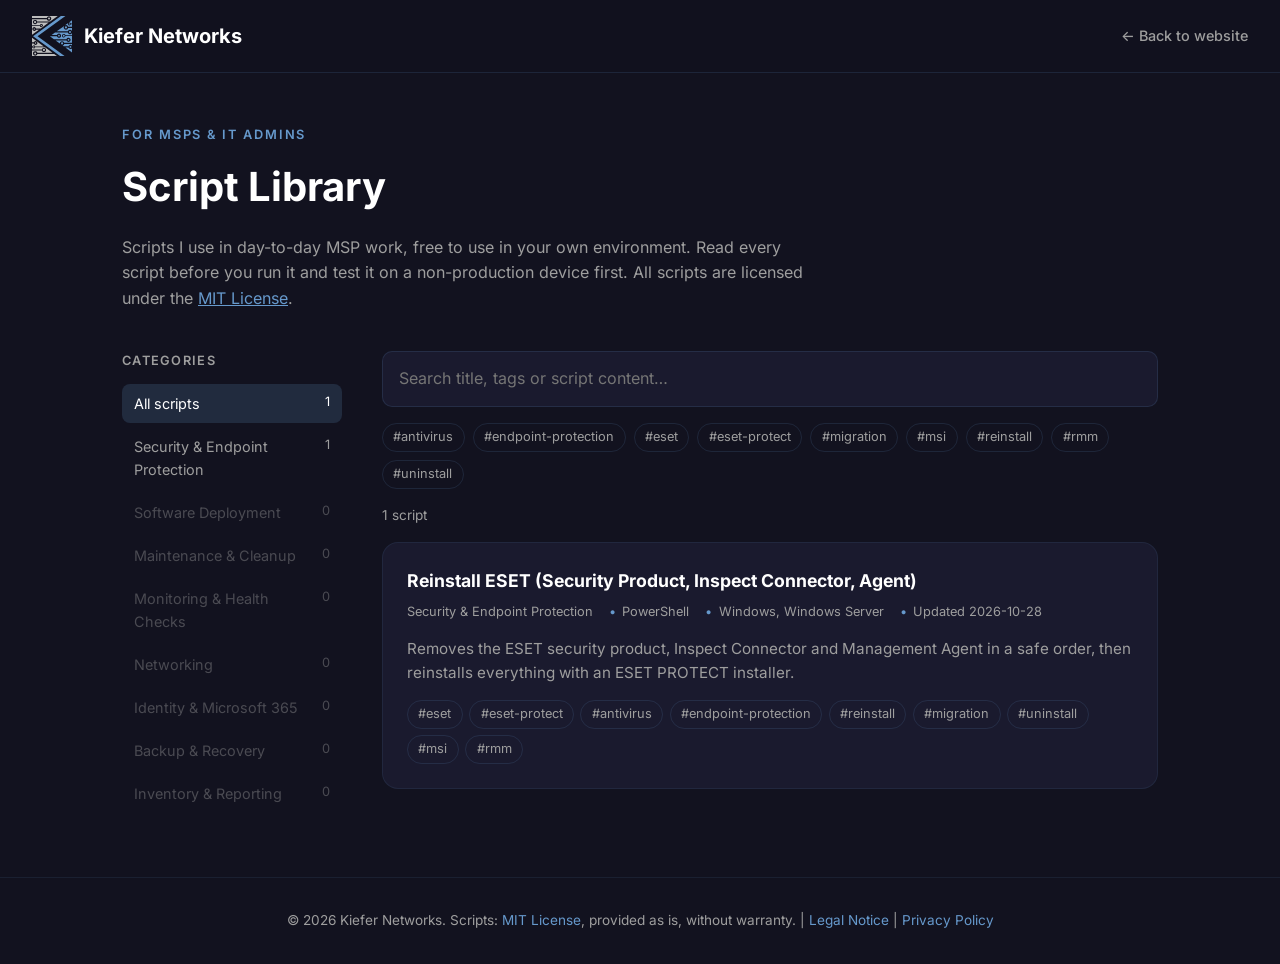
<file: scripts.html>
<!DOCTYPE html>
<html lang="en">
<head>
    <meta charset="UTF-8">
    <meta name="viewport" content="width=device-width, initial-scale=1.0">
    <!-- GitHub Pages cannot send response headers, so the policy has to live here -->
    <meta http-equiv="Content-Security-Policy" content="default-src 'self'; script-src 'self'; style-src 'self' 'unsafe-inline'; img-src 'self'; font-src 'self'; object-src 'none'; base-uri 'none'; form-action 'none'">
    <title>Script Library for MSPs &ndash; Kiefer Networks</title>
    <meta name="description" content="Free PowerShell scripts for MSPs and IT administrators: endpoint security, deployment, maintenance and more. Searchable by category and tag.">
    <link rel="icon" type="image/svg+xml" href="assets/logo.svg">
    <link rel="stylesheet" href="assets/scripts.css">
</head>
<body>
    <nav>
        <a href="index.html" class="nav-brand">
            <img src="assets/logo.svg" alt="Kiefer Networks Logo">
            <span>Kiefer Networks</span>
        </a>
        <a href="index.html" class="nav-back">&larr; Back to website</a>
    </nav>

    <main>
        <header class="page-head">
            <span class="section-label">For MSPs &amp; IT admins</span>
            <h1>Script Library</h1>
            <p>Scripts I use in day-to-day MSP work, free to use in your own environment. Read every script before you run it and test it on a non-production device first. All scripts are licensed under the <a href="scripts/LICENSE">MIT License</a>.</p>
        </header>

        <noscript>
            <p class="notice">The search and filters need JavaScript. You can browse all scripts on <a href="https://github.com/Kiefer-Networks/Webseite/tree/main/scripts">GitHub</a>.</p>
        </noscript>

        <div id="library" class="library">
            <aside class="sidebar">
                <h2>Categories</h2>
                <ul id="categories" class="categories"></ul>
            </aside>

            <section class="results" aria-label="Scripts">
                <div class="toolbar">
                    <label for="search" class="sr-only">Search scripts</label>
                    <input id="search" type="search" placeholder="Search title, tags or script content&hellip;" autocomplete="off">
                </div>
                <div id="tags" class="tags" aria-label="Filter by tag"></div>
                <p id="count" class="count" aria-live="polite"></p>
                <ul id="list" class="script-list"></ul>
            </section>
        </div>

        <article id="detail" class="detail" hidden></article>
    </main>

    <footer>
        <p>&copy; 2026 Kiefer Networks. Scripts: <a href="scripts/LICENSE">MIT License</a>, provided as is, without warranty. | <a href="index.html#modal-impressum">Legal Notice</a> | <a href="index.html#modal-datenschutz">Privacy Policy</a></p>
    </footer>

    <script src="assets/highlight.js"></script>
    <script src="assets/scripts.js"></script>
</body>
</html>
</file>
<file: assets/scripts.css>
@font-face { font-family: 'Inter'; font-style: normal; font-weight: 400; font-display: swap; src: url('fonts/inter-400.ttf') format('truetype'); }
@font-face { font-family: 'Inter'; font-style: normal; font-weight: 500; font-display: swap; src: url('fonts/inter-500.ttf') format('truetype'); }
@font-face { font-family: 'Inter'; font-style: normal; font-weight: 600; font-display: swap; src: url('fonts/inter-600.ttf') format('truetype'); }
@font-face { font-family: 'Inter'; font-style: normal; font-weight: 700; font-display: swap; src: url('fonts/inter-700.ttf') format('truetype'); }

*, *::before, *::after { margin: 0; padding: 0; box-sizing: border-box; }

/* Same tokens as index.html */
:root {
    --blue: #6699cc;
    --blue-dark: #4a7fb5;
    --dark: #1a1a2e;
    --darker: #12121f;
    --text: #e0e0e0;
    --text-muted: #9e9e9e;
    --line: rgba(102, 153, 204, 0.15);
}

body {
    font-family: 'Inter', -apple-system, BlinkMacSystemFont, 'Segoe UI', sans-serif;
    background: var(--darker);
    color: var(--text);
    line-height: 1.6;
}

a { color: var(--blue); }

/* Author display rules (e.g. .library grid) would otherwise override the hidden attribute */
[hidden] { display: none !important; }

.sr-only {
    position: absolute;
    width: 1px; height: 1px;
    overflow: hidden;
    clip-path: inset(50%);
    white-space: nowrap;
}

/* ---- NAV ---- */
nav {
    position: sticky;
    top: 0;
    z-index: 10;
    display: flex;
    align-items: center;
    justify-content: space-between;
    padding: 1rem 2rem;
    background: rgba(18, 18, 31, 0.95);
    border-bottom: 1px solid var(--line);
}

.nav-brand {
    display: flex;
    align-items: center;
    gap: 0.75rem;
    color: #fff;
    font-weight: 700;
    font-size: 1.25rem;
    text-decoration: none;
}

.nav-brand img { width: 40px; height: 40px; }

.nav-back { color: var(--text-muted); font-size: 0.9rem; font-weight: 500; text-decoration: none; }
.nav-back:hover { color: #fff; }

/* ---- LAYOUT ---- */
main { max-width: 1100px; margin: 0 auto; padding: 3rem 2rem 4rem; }

.page-head { margin-bottom: 2.5rem; max-width: 700px; }

.section-label {
    color: var(--blue);
    font-size: 0.8rem;
    font-weight: 600;
    text-transform: uppercase;
    letter-spacing: 0.15em;
}

h1 { color: #fff; font-size: clamp(1.75rem, 4vw, 2.5rem); margin: 0.5rem 0 1rem; }
.page-head p { color: var(--text-muted); }

.notice {
    padding: 1rem 1.25rem;
    border: 1px solid var(--line);
    border-radius: 12px;
    background: var(--dark);
    margin-bottom: 2rem;
}

.library {
    display: grid;
    grid-template-columns: 220px minmax(0, 1fr);
    gap: 2.5rem;
}

/* ---- SIDEBAR ---- */
.sidebar h2 {
    color: var(--text-muted);
    font-size: 0.8rem;
    font-weight: 600;
    text-transform: uppercase;
    letter-spacing: 0.1em;
    margin-bottom: 0.75rem;
}

.categories { list-style: none; display: flex; flex-direction: column; gap: 0.25rem; }

.categories button {
    width: 100%;
    display: flex;
    justify-content: space-between;
    gap: 0.5rem;
    padding: 0.5rem 0.75rem;
    background: none;
    border: none;
    border-radius: 8px;
    color: var(--text-muted);
    font: inherit;
    font-size: 0.9rem;
    text-align: left;
    cursor: pointer;
}

.categories button:hover { color: #fff; background: rgba(102, 153, 204, 0.08); }
.categories button[aria-pressed="true"] { color: #fff; background: rgba(102, 153, 204, 0.18); }
.categories button:disabled { opacity: 0.4; cursor: default; background: none; }
.categories .n { font-size: 0.8rem; }

/* ---- TOOLBAR / TAGS ---- */
#search {
    width: 100%;
    padding: 0.875rem 1rem;
    border-radius: 10px;
    border: 1px solid var(--line);
    background: var(--dark);
    color: var(--text);
    font: inherit;
}

#search:focus { outline: 2px solid var(--blue); outline-offset: 1px; }

.tags { display: flex; flex-wrap: wrap; gap: 0.5rem; margin: 1rem 0; }

.tag {
    padding: 0.2rem 0.65rem;
    border-radius: 999px;
    border: 1px solid var(--line);
    background: none;
    color: var(--text-muted);
    font: inherit;
    font-size: 0.8rem;
    cursor: pointer;
}

.tag:hover { color: #fff; border-color: var(--blue); }
.tag[aria-pressed="true"] { color: #fff; background: var(--blue-dark); border-color: var(--blue-dark); }

.count { color: var(--text-muted); font-size: 0.85rem; margin-bottom: 1rem; }

/* ---- LIST ---- */
.script-list { list-style: none; display: flex; flex-direction: column; gap: 1rem; }

.script-card {
    padding: 1.5rem;
    border-radius: 16px;
    border: 1px solid rgba(102, 153, 204, 0.1);
    background: var(--dark);
}

.script-card h3 { font-size: 1.1rem; margin-bottom: 0.4rem; }
.script-card h3 a { color: #fff; text-decoration: none; }
.script-card h3 a:hover { color: var(--blue); }
.script-card p { color: var(--text-muted); font-size: 0.95rem; margin-bottom: 0.9rem; }

.meta { display: flex; flex-wrap: wrap; gap: 0.4rem 1rem; color: var(--text-muted); font-size: 0.8rem; margin-bottom: 0.9rem; }
.meta span::before { content: '\2022'; margin-right: 0.4rem; color: var(--blue); }
.meta span:first-child::before { content: none; }

.card-tags { display: flex; flex-wrap: wrap; gap: 0.4rem; }

/* ---- DETAIL ---- */
.detail h2 { color: #fff; font-size: clamp(1.4rem, 3vw, 2rem); margin: 1rem 0 0.5rem; }
.detail h3 { color: var(--blue); font-size: 1.05rem; margin: 2rem 0 0.75rem; }
.detail p, .detail li, .detail td { color: var(--text-muted); font-size: 0.95rem; }
.detail ul { padding-left: 1.25rem; display: flex; flex-direction: column; gap: 0.4rem; }

.back { color: var(--text-muted); font-size: 0.9rem; text-decoration: none; }
.back:hover { color: #fff; }

.actions { display: flex; flex-wrap: wrap; gap: 0.75rem; margin: 1.5rem 0; }

.btn {
    display: inline-block;
    padding: 0.6rem 1.25rem;
    border-radius: 10px;
    border: 1px solid var(--blue-dark);
    background: var(--blue-dark);
    color: #fff;
    font: inherit;
    font-size: 0.9rem;
    font-weight: 600;
    text-decoration: none;
    cursor: pointer;
}

.btn.secondary { background: none; color: var(--text); border-color: var(--line); }
.btn:hover { border-color: var(--blue); }

table { width: 100%; border-collapse: collapse; }
td { padding: 0.5rem 0.75rem; border-top: 1px solid var(--line); vertical-align: top; }
td:first-child { white-space: nowrap; color: var(--text); font-family: ui-monospace, SFMono-Regular, Menlo, Consolas, monospace; font-size: 0.85rem; }

pre {
    overflow: auto;
    max-height: 70vh;
    padding: 1.25rem;
    border-radius: 12px;
    border: 1px solid var(--line);
    background: #0b0b14;
    color: #d6deeb;
    font-family: ui-monospace, SFMono-Regular, Menlo, Consolas, monospace;
    font-size: 0.82rem;
    line-height: 1.55;
    tab-size: 4;
}

/* Syntax colors, tuned for the dark code background */
.tok-comment  { color: #6a7a8c; font-style: italic; }
.tok-string   { color: #c3e88d; }
.tok-variable { color: #8ab4de; }
.tok-type     { color: #ffcb6b; }
.tok-keyword  { color: #c792ea; }
.tok-operator { color: #89ddff; }
.tok-command  { color: #82aaff; }
.tok-param    { color: #f78c6c; }
.tok-number   { color: #f78c6c; }

.example { max-height: none; white-space: pre-wrap; word-break: break-all; }

/* ---- FOOTER ---- */
footer { padding: 2rem; text-align: center; border-top: 1px solid rgba(102, 153, 204, 0.1); }
footer p { color: var(--text-muted); font-size: 0.85rem; }
footer a { text-decoration: none; }

@media (max-width: 768px) {
    nav { padding: 1rem; }
    main { padding: 2rem 1rem 3rem; }
    .library { grid-template-columns: 1fr; gap: 1.5rem; }
    .categories { flex-direction: row; flex-wrap: wrap; }
    .categories button { width: auto; }
    .categories li:has(button:disabled) { display: none; }
}
</file>
